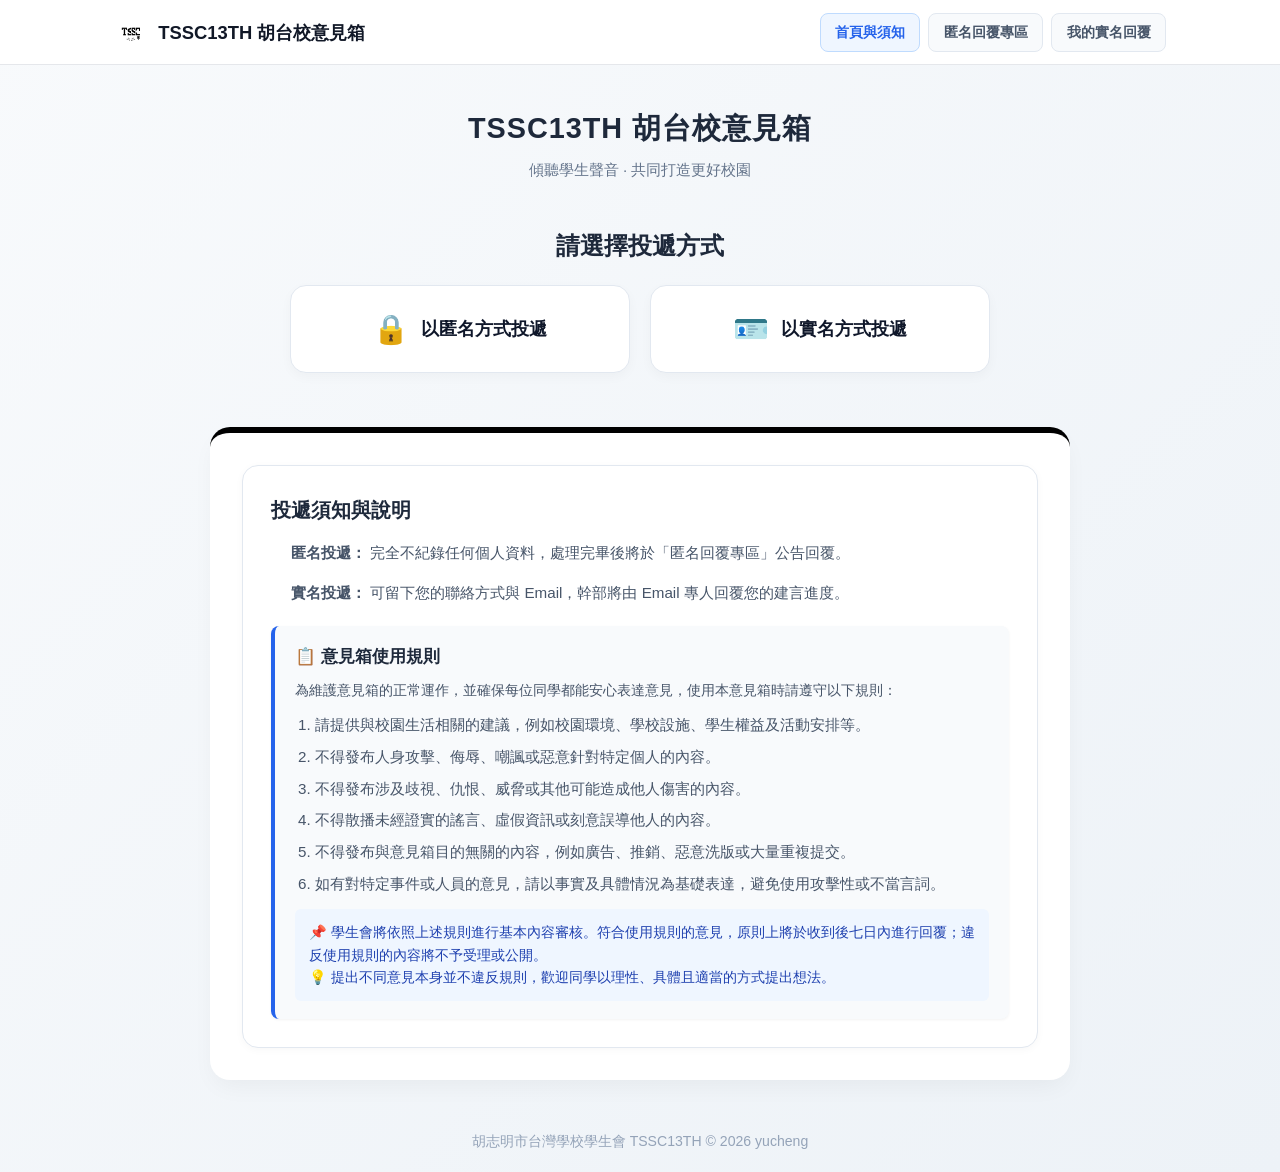
<file: index.html>
<!DOCTYPE html>
<html lang="zh-TW">
<head>
    <meta charset="UTF-8">
    <meta name="viewport" content="width=device-width, initial-scale=1.0">

    
    <meta http-equiv="Content-Security-Policy" content="default-src 'self' https://script.google.com https://script.googleusercontent.com; style-src 'self' 'unsafe-inline'; script-src 'self' 'unsafe-inline'; img-src 'self' https://tssc13th.github.io data:;">

    
    <title>TSSC13TH 胡台校意見箱</title>

    
    <meta name="description" content="胡志明市台灣學校學生會 TSSC13TH 意見箱。傾聽學生聲音，共同打造更好校園。提供匿名與實名投遞管道。">
    <meta name="keywords" content="胡臺校學生會, 胡台校學生會, 胡台校, 胡臺校, TSSC, TSSC13TH, 學生會, 意見箱">
    <link rel="canonical" href="https://tssc13th.github.io/tsscreport/">

    
    <meta property="og:title" content="TSSC13TH 胡台校學生會意見箱">
    <meta property="og:description" content="傾聽學生聲音 · 共同打造更好校園。歡迎同學們踴躍提出建言！">
    <meta property="og:type" content="website">
    <meta property="og:url" content="https://tssc13th.github.io/tsscreport/">
    <meta property="og:site_name" content="TSSC13TH 胡台校意見箱">

    
    <link rel="shortcut icon" href="https://tssc13th.github.io/tsscreport/tsscblack.png">
    <link rel="icon" type="image/png" sizes="48x48" href="https://tssc13th.github.io/tsscreport/tsscblack.png">
    <link rel="apple-touch-icon" href="https://tssc13th.github.io/tsscreport/tsscblack.png">

    
    <script type="application/ld+json">
    {
      "@context": "https://schema.org",
      "@type": "WebSite",
      "name": "TSSC13TH 胡台校意見箱",
      "alternateName": "TSSC13TH",
      "url": "https://tssc13th.github.io/tsscreport/"
    }
    </script>

    <link rel="stylesheet" href="style.css">
    <style>
        * {
            box-sizing: border-box;
            margin: 0;
            padding: 0;
            font-family: -apple-system, BlinkMacSystemFont, "Segoe UI", Roboto, "Helvetica Neue", Arial, "Microsoft JhengHei", sans-serif;
        }

        body {
            background-color: #f4f6f9;
            color: #333;
            line-height: 1.6;
        }

        .navbar {
            width: 100%;             
            background-color: #ffffff;
            border-bottom: 1px solid #e5e7eb; 
            padding: 0.8rem 0;
            box-shadow: none;       
            position: sticky;
            top: 0;
            z-index: 100;
        }

        .nav-container {
            max-width: 1100px;
            margin: 0 auto;
            padding: 0 1.5rem;
            display: flex;
            justify-content: space-between; 
            align-items: center;
        }

        .nav-brand {
            display: flex;
            align-items: center;
            text-decoration: none;
            color: #111827;
            font-weight: 700;
            font-size: 1.15rem;
            gap: 10px;
        }

        .site-logo {
            height: 32px;       
            width: auto;        
            object-fit: contain;
            vertical-align: middle;
            filter: brightness(0); 
        }

        .nav-menu {
            display: flex;
            align-items: center;
            gap: 8px;
        }

        .nav-pill-btn {
            display: inline-flex;
            align-items: center;
            gap: 6px;
            text-decoration: none;
            padding: 0.45rem 0.9rem;
            font-size: 0.88rem;
            font-weight: 600;
            border-radius: 8px;
            transition: all 0.2s ease;
            cursor: pointer;
            background-color: #f8fafc;
            color: #475569;
            border: 1px solid #e2e8f0;
        }

        .nav-pill-btn:hover {
            background-color: #f1f5f9;
            color: #1e293b;
            border-color: #cbd5e1;
        }

        .nav-pill-btn.active {
            background-color: #eff6ff;
            color: #2563eb;
            border-color: #bfdbfe;
        }

        
        .hamburger-btn, .close-drawer-btn, .drawer-overlay {
            display: none;
        }

        .container {
            max-width: 900px;
            margin: 30px auto;
            padding: 0 20px;
            display: flex;
            flex-direction: column;
            gap: 30px;
        }

        .menu-section {
            text-align: center;
        }

        .menu-section h2 {
            font-size: 1.5rem;
            color: #1e293b;
            margin-bottom: 20px;
        }

        .button-group {
            display: grid;
            grid-template-columns: repeat(auto-fit, minmax(280px, 1fr));
            gap: 20px;
        }

        .menu-card {
            display: flex;
            align-items: center;
            justify-content: center;
            gap: 12px;
            background: #ffffff;
            padding: 20px 24px;
            border-radius: 16px;
            text-decoration: none;
            color: #1e293b;
            font-size: 1.1rem;
            font-weight: 600;
            border: 1px solid #e2e8f0;
            box-shadow: 0 4px 12px rgba(0, 0, 0, 0.03);
            transition: all 0.2s ease-in-out;
        }

        .menu-card:hover {
            transform: translateY(-3px);
            box-shadow: 0 8px 20px rgba(0, 0, 0, 0.08);
            border-color: black;
        }

        .menu-card .icon {
            font-size: 1.8rem;
        }

        .info-box {
            background: #ffffff;
            padding: 28px;
            border-radius: 16px;
            border: 1px solid #e2e8f0;
            box-shadow: 0 2px 8px rgba(0,0,0,0.03);
        }

        .info-box h3 {
            font-size: 1.25rem;
            color: #1e293b;
            margin-bottom: 14px;
        }

        .info-box ul {
            padding-left: 20px;
            margin-bottom: 20px;
            color: #334155;
            font-size: 0.95rem;
            line-height: 1.8;
        }

        .rules-box {
            background-color: #f8fafc;
            border-left: 4px solid #2563eb;
            border-radius: 8px;
            padding: 18px 20px;
            margin-top: 15px;
            box-shadow: 0 1px 3px rgba(0,0,0,0.05);
        }

        .rules-box h4 {
            color: #1e293b;
            font-size: 1.05rem;
            margin-bottom: 8px;
            display: flex;
            align-items: center;
            gap: 6px;
        }

        .rules-list {
            padding-left: 20px;
            margin-bottom: 12px;
            color: #334155;
            font-size: 0.93rem;
            line-height: 1.6;
        }

        .rules-list li {
            margin-bottom: 6px;
        }

        .rules-notice {
            background-color: #eff6ff;
            border-radius: 6px;
            padding: 12px 14px;
            font-size: 0.88rem;
            color: #1e40af;
            line-height: 1.6;
        }

        @media screen and (max-width: 768px) {
            .navbar .nav-container {
                display: flex;
                justify-content: space-between;
                align-items: center;
                padding: 10px 16px;
                position: relative;
            }

            .hamburger-btn {
                display: inline-flex !important;
                align-items: center;
                justify-content: center;
                background: transparent;
                border: none;
                font-size: 1.5rem;
                color: #1e293b;
                cursor: pointer;
                padding: 4px;
            }

            .navbar .nav-brand {
                font-size: 0.95rem;
                gap: 6px;
                flex: 1;
                margin-left: 10px;
                overflow: hidden;
                text-overflow: ellipsis;
                white-space: nowrap;
            }

            .navbar .site-logo {
                width: 32px;
                height: auto;
            }

            .nav-menu, .nav-links {
                position: fixed;
                top: 0;
                left: -280px;
                width: 260px;
                height: 100vh;
                background-color: #ffffff !important;
                box-shadow: 4px 0 15px rgba(0, 0, 0, 0.15);
                z-index: 2000 !important;
                display: flex !important;
                flex-direction: column !important;
                justify-content: flex-start !important;
                align-items: stretch !important;
                padding: 20px !important;
                gap: 12px !important;
                transition: left 0.3s cubic-bezier(0.4, 0, 0.2, 1);
            }

            .nav-menu.open, .nav-links.open {
                left: 0 !important;
            }

            .drawer-header {
                display: flex !important;
                justify-content: space-between !important;
                align-items: center !important;
                padding-bottom: 12px;
                margin-bottom: 8px;
                border-bottom: 1px solid #e2e8f0;
                width: 100%;
            }

            .drawer-title {
                font-size: 1.1rem;
                font-weight: 700;
                color: #1e293b;
            }

            .close-drawer-btn {
                display: block !important;
                position: static !important;
                background: transparent;
                border: none;
                font-size: 1.4rem;
                color: #64748b;
                cursor: pointer;
                padding: 2px 6px;
            }

            .nav-menu .nav-pill-btn, .nav-links .nav-item {
                width: 100% !important;
                display: flex !important;
                text-align: left !important;
                padding: 12px 16px !important;
                font-size: 1rem !important;
                justify-content: flex-start !important;
                color: #475569 !important;
                background-color: #f8fafc !important;
                border: 1px solid #e2e8f0 !important;
                border-radius: 8px !important;
                white-space: nowrap;
                cursor: pointer !important;
                text-decoration: none;
            }

            .nav-menu .nav-pill-btn.active, .nav-links .nav-item.active {
                background-color: #eff6ff !important;
                color: #2563eb !important;
                border-color: #bfdbfe !important;
            }

            .container, .admin-header-bar, #admin-dashboard {
                padding: 0 12px;
                margin: 10px auto 20px;
            }

            .feedback-form, .form-card, .card, .login-card, .info-section {
                padding: 20px 16px;
                border-radius: 12px;
                margin: 10px auto;
            }

            .form-group input,
            .form-group select,
            .form-group textarea {
                font-size: 16px !important; 
                padding: 10px 12px;
            }
        }
    </style>
</head>
<body>
    
    <nav class="navbar">
        <div class="nav-container">
            <button class="hamburger-btn" onclick="toggleDrawer()" aria-label="開啟選單">
                ☰
            </button>

            <a href="index.html" class="nav-brand">
                <img src="tpshcmcsc.png" alt="會徽" class="site-logo">
                <span class="brand-text">TSSC13TH 胡台校意見箱</span>
            </a>

            <div class="nav-menu" id="navDrawer">
                <div class="drawer-header">
                    <span class="drawer-title">TSSC意見箱</span>
                    <button type="button" class="close-drawer-btn" onclick="toggleDrawer()" aria-label="關閉選單">✕</button>
                </div>
                <a href="index.html" class="nav-pill-btn active">首頁與須知</a>
                <a href="replies.html" class="nav-pill-btn">匿名回覆專區</a>
                <a href="myreplies.html" class="nav-pill-btn">我的實名回覆</a>
            </div>
        </div>
    </nav>

    <div class="drawer-overlay" id="drawerOverlay" onclick="toggleDrawer()"></div>

    <header class="hero-header" style="text-align: center; padding: 35px 20px 15px;">
        <h1 style="color: #1e293b; margin-top: 5px; font-size: 1.8rem;">TSSC13TH 胡台校意見箱</h1>
        <p style="color: #64748b; margin-top: 6px; font-size: 0.95rem;">傾聽學生聲音 · 共同打造更好校園</p>
    </header>

    <main class="container">
        <section class="menu-section">
            <h2>請選擇投遞方式</h2>

            <div class="button-group">
                <a href="send1.html" class="menu-card anonymous">
                    <span class="icon">🔒</span>
                    <span class="text">以匿名方式投遞</span>
                </a>

                <a href="send2.html" class="menu-card realname">
                    <span class="icon">🪪</span>
                    <span class="text">以實名方式投遞</span>
                </a>
            </div>
        </section>

        <section class="info-section">
            <div class="info-box">
                <h3>投遞須知與說明</h3>
                <ul>
                    <li><strong> 匿名投遞：</strong> 完全不紀錄任何個人資料，處理完畢後將於「匿名回覆專區」公告回覆。</li>
                    <li><strong> 實名投遞：</strong> 可留下您的聯絡方式與 Email，幹部將由 Email 專人回覆您的建言進度。</li>
                </ul>

                <div class="rules-box">
                    <h4>📋 意見箱使用規則</h4>
                    <p style="color: #475569; font-size: 0.9rem; margin-bottom: 10px;">
                        為維護意見箱的正常運作，並確保每位同學都能安心表達意見，使用本意見箱時請遵守以下規則：
                    </p>
                    <ol class="rules-list">
                        <li>請提供與校園生活相關的建議，例如校園環境、學校設施、學生權益及活動安排等。</li>
                        <li>不得發布人身攻擊、侮辱、嘲諷或惡意針對特定個人的內容。</li>
                        <li>不得發布涉及歧視、仇恨、威脅或其他可能造成他人傷害的內容。</li>
                        <li>不得散播未經證實的謠言、虛假資訊或刻意誤導他人的內容。</li>
                        <li>不得發布與意見箱目的無關的內容，例如廣告、推銷、惡意洗版或大量重複提交。</li>
                        <li>如有對特定事件或人員的意見，請以事實及具體情況為基礎表達，避免使用攻擊性或不當言詞。</li>
                    </ol>

                    <div class="rules-notice">
                        📌 學生會將依照上述規則進行基本內容審核。符合使用規則的意見，原則上將於收到後七日內進行回覆；違反使用規則的內容將不予受理或公開。<br>
                        💡 提出不同意見本身並不違反規則，歡迎同學以理性、具體且適當的方式提出想法。
                    </div>
                </div>
            </div>
        </section>
    </main>

    <footer style="text-align: center; padding: 20px; color: #94a3b8; font-size: 0.88rem;">
        <p>胡志明市台灣學校學生會 TSSC13TH © 2026 yucheng</p>
    </footer>

    <script>
        function toggleDrawer() {
            const drawer = document.getElementById('navDrawer');
            if (drawer) {
                drawer.classList.toggle('open');
            }
        }

        document.addEventListener('click', function(event) {
            const drawer = document.getElementById('navDrawer');
            const hamburgerBtn = document.querySelector('.hamburger-btn');

            if (drawer && drawer.classList.contains('open')) {
                if (!drawer.contains(event.target) && !hamburgerBtn.contains(event.target)) {
                    drawer.classList.remove('open');
                }
            }
        });

        
        const GAS_URL = 'https://script.google.com/macros/s/AKfycbzXm5TiQss1GUKkDF4TOZJMqAeraA63vrpecSEzAuIvcNOvGjF51HFWnNutWc1Mjx4f/exec';
        let statusInterval = null;

        function checkSystemStatus() {
            
            fetch(`${GAS_URL}?action=checkLockStatus&_t=${Date.now()}`)
                .then(res => {
                    if (!res.ok) throw new Error(`HTTP Error Status: ${res.status}`);
                    return res.json();
                })
                .then(data => {
                    if (data && typeof data.locked !== 'undefined') {
                        if (data.locked === true) {
                            if (statusInterval) clearInterval(statusInterval);
                            window.location.href = 'lock.html';
                        } else if (data.maintenance === true) {
                            if (statusInterval) clearInterval(statusInterval);
                            window.location.href = 'maintenance.html';
                        }
                    }
                })
                .catch(err => {
                   
                    console.warn('系統狀態檢測連線波動，維持現狀繼續嘗試:', err.message);
                });
        }

        checkSystemStatus();
        statusInterval = setInterval(checkSystemStatus, 10000); 
    </script>
</body>
</html>
</file>
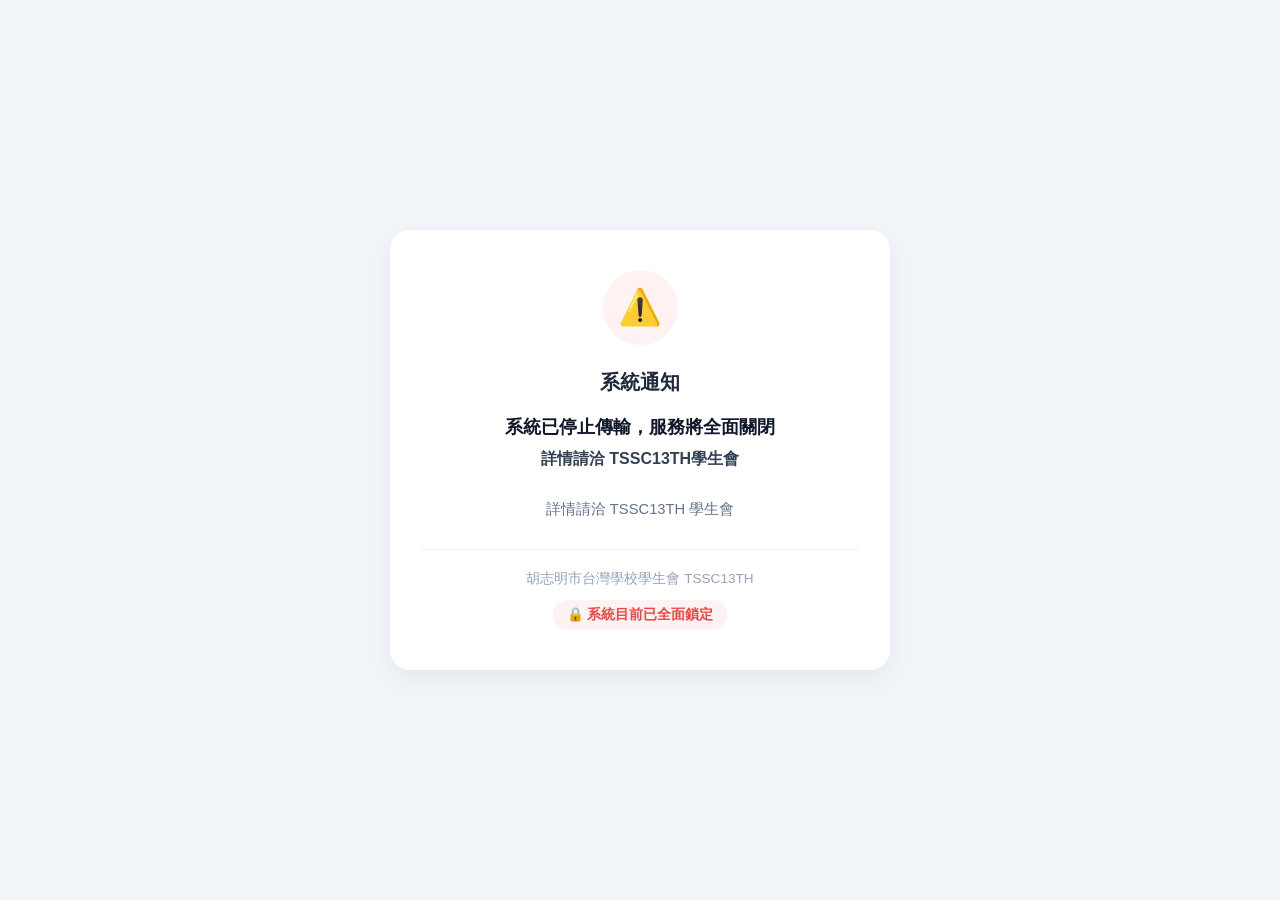
<file: lock.html>
<!DOCTYPE html>
<html lang="zh-TW">
<head>
    <meta charset="UTF-8">
    <meta name="viewport" content="width=device-width, initial-scale=1.0">
    <meta http-equiv="Content-Security-Policy" content="default-src 'self' https://script.google.com https://script.googleusercontent.com; style-src 'self' 'unsafe-inline'; script-src 'self' 'unsafe-inline'; img-src 'self' https://tssc13th.github.io data:;">

    <title>系統通知 - 鎖定頁面</title>
    <style>
        * {
            box-sizing: border-box;
            margin: 0;
            padding: 0;
            font-family: -apple-system, BlinkMacSystemFont, "Segoe UI", Roboto, "Helvetica Neue", Arial, sans-serif;
        }

        body {
            background-color: #f1f5f9;
            display: flex;
            justify-content: center;
            align-items: center;
            min-height: 100vh;
            padding: 20px;
        }

        .lock-card {
            background: #ffffff;
            width: 100%;
            max-width: 500px;
            padding: 40px 30px;
            border-radius: 20px;
            box-shadow: 0 10px 25px rgba(0, 0, 0, 0.05);
            text-align: center;
        }
        
        /* 🔴 閃爍紅光的呼吸燈動畫 */
        @keyframes redGlowBreathing {
            0% {
                box-shadow: 0 0 0 0 rgba(239, 68, 68, 0.4);
                transform: scale(1);
            }
            50% {
                box-shadow: 0 0 22px 6px rgba(239, 68, 68, 0.85);
                transform: scale(1.05);
            }
            100% {
                box-shadow: 0 0 0 0 rgba(239, 68, 68, 0.4);
                transform: scale(1);
            }
        } 

        .icon-container {
            width: 75px;
            height: 75px;
            background-color: #fef2f2;
            border-radius: 50%;
            display: flex;
            justify-content: center;
            align-items: center;
            margin: 0 auto 24px;
            font-size: 2.2rem;
            animation: redGlowBreathing 1.2s infinite ease-in-out;
        }

        .title {
            font-size: 1.25rem;
            color: #1e293b;
            font-weight: 700;
            margin-bottom: 16px;
        }

        .main-message {
            font-size: 1.15rem;
            color: #0f172a;
            font-weight: 800;
            line-height: 1.6;
            margin-bottom: 8px;
        }

        .sub-message {
            font-size: 1rem;
            color: #334155;
            font-weight: 700;
            margin-bottom: 30px;
        }

        .contact-info {
            color: #64748b;
            font-size: 0.92rem;
            margin-bottom: 30px;
        }

        .divider {
            height: 1px;
            background-color: #f1f5f9;
            margin: 20px 0;
        }

        .org-title {
            color: #94a3b8;
            font-size: 0.85rem;
            margin-bottom: 12px;
        }

        .badge-locked {
            display: inline-flex;
            align-items: center;
            gap: 6px;
            background-color: #fef2f2;
            color: #ef4444;
            padding: 6px 14px;
            border-radius: 20px;
            font-size: 0.85rem;
            font-weight: 700;
        }

        @media (max-width: 480px) {
            .lock-card {
                padding: 30px 20px;
            }
            .main-message {
                font-size: 1.05rem;
            }
        }
    </style>
</head>
<body>

    <div class="lock-card">
        <div class="icon-container">
            ⚠️
        </div>

        <div class="title">系統通知</div>
        <div class="main-message">系統已停止傳輸，服務將全面關閉</div>
        <div class="sub-message">詳情請洽 TSSC13TH學生會</div>

        <div class="contact-info">
            詳情請洽 TSSC13TH 學生會
        </div>

        <div class="divider"></div>

        <div class="org-title">
            胡志明市台灣學校學生會 TSSC13TH
        </div>

        <div class="badge-locked">
            🔒 系統目前已全面鎖定
        </div>
    </div>

    <script>
        const GAS_URL = 'https://script.google.com/macros/s/AKfycbzXm5TiQss1GUKkDF4TOZJMqAeraA63vrpecSEzAuIvcNOvGjF51HFWnNutWc1Mjx4f/exec';
        let unlockInterval = null;

        function checkUnlockStatus() {
            fetch(`${GAS_URL}?action=checkLockStatus&_t=${Date.now()}`)
                .then(res => {
                    if (!res.ok) throw new Error('HTTP 錯誤');
                    return res.json();
                })
                .then(data => {
                    if (data && typeof data.locked !== 'undefined') {
                        if (data.locked === false && data.maintenance === false) {
                            if (unlockInterval) clearInterval(unlockInterval);
                            window.location.href = 'index.html';
                        }
                    }
                })
                .catch(err => console.warn('鎖定狀態檢測連線波動，維持鎖定狀態:', err.message));
        }

        window.onload = function() {
            checkUnlockStatus();
            unlockInterval = setInterval(checkUnlockStatus, 10000);
        };
    </script>
</body>
</html>
</file>
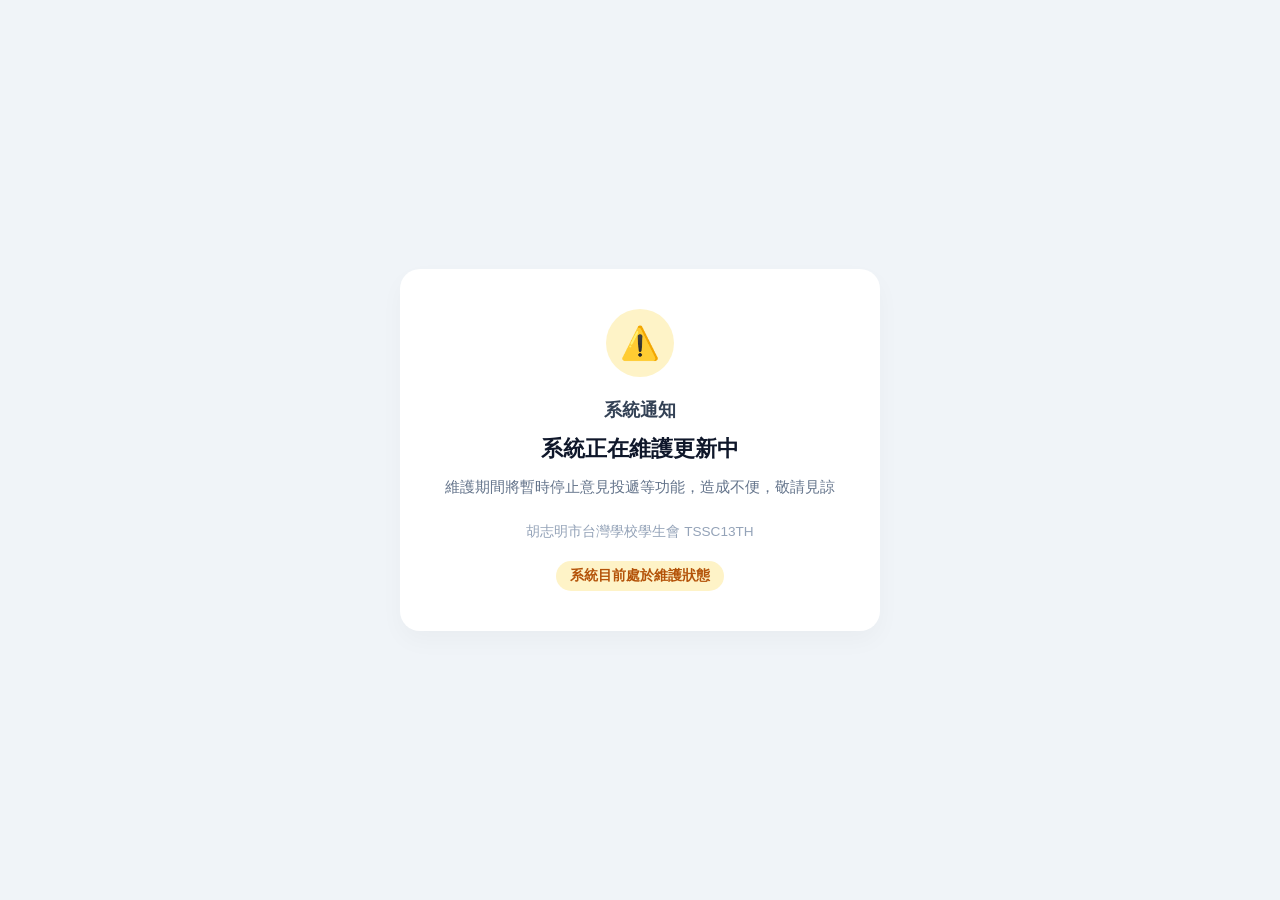
<file: maintenance.html>
<!DOCTYPE html>
<html lang="zh-TW">
<head>
    <meta charset="UTF-8">
    <meta name="viewport" content="width=device-width, initial-scale=1.0">
    <meta http-equiv="Content-Security-Policy" content="default-src 'self' https://script.google.com https://script.googleusercontent.com; style-src 'self' 'unsafe-inline'; script-src 'self' 'unsafe-inline'; img-src 'self' https://tssc13th.github.io data:;">

    <title>系統通知 - TSSC13TH 胡台校意見箱</title>
    <style>
        * {
            box-sizing: border-box;
            margin: 0;
            padding: 0;
            font-family: -apple-system, BlinkMacSystemFont, "Segoe UI", Roboto, "Helvetica Neue", Arial, sans-serif;
        }

        body {
            background-color: #f0f4f8;
            color: #1e293b;
            display: flex;
            justify-content: center;
            align-items: center;
            min-height: 100vh;
            padding: 20px;
        }

        .card {
            background: #ffffff;
            width: 100%;
            max-width: 480px;
            padding: 40px 30px;
            border-radius: 20px;
            box-shadow: 0 10px 25px rgba(0, 0, 0, 0.03);
            text-align: center;
        }

        .icon-box {
            width: 68px;
            height: 68px;
            background-color: #fef3c7;
            border-radius: 50%;
            display: flex;
            justify-content: center;
            align-items: center;
            margin: 0 auto 20px;
            font-size: 2rem;
            animation: redGlowBreathing 1.2s infinite ease-in-out;
        }

        @keyframes redGlowBreathing {
            0% {
                box-shadow: 0 0 0 0 rgba(239, 68, 68, 0.4);
                transform: scale(1);
            }
            50% {
                box-shadow: 0 0 22px 6px rgba(239, 68, 68, 0.85);
                transform: scale(1.05);
            }
            100% {
                box-shadow: 0 0 0 0 rgba(239, 68, 68, 0.4);
                transform: scale(1);
            }
        }

        .title {
            font-size: 1.15rem;
            color: #334155;
            font-weight: 700;
            margin-bottom: 12px;
        }

        .main-message {
            font-size: 1.35rem;
            color: #0f172a;
            font-weight: 800;
            margin-bottom: 12px;
            line-height: 1.4;
        }

        .sub-message {
            font-size: 0.95rem;
            color: #64748b;
            margin-bottom: 24px;
            line-height: 1.5;
        }

        .time-text {
            font-size: 0.9rem;
            color: #d97706;
            font-weight: 600;
            margin-bottom: 20px;
        }

        .footer-org {
            font-size: 0.85rem;
            color: #94a3b8;
            margin-bottom: 20px;
        }

        .badge-status {
            display: inline-flex;
            align-items: center;
            gap: 6px;
            background-color: #fef3c7;
            color: #b45309;
            padding: 6px 14px;
            border-radius: 20px;
            font-size: 0.85rem;
            font-weight: 700;
        }
    </style>
</head>
<body>

    <div class="card">
        <div class="icon-box">
            ⚠️
        </div>

        <div class="title">系統通知</div>

        <div class="main-message">
            系統正在維護更新中
        </div>

        <div class="sub-message">
            維護期間將暫時停止意見投遞等功能，造成不便，敬請見諒
        </div>

       
        <div id="timeBox" class="time-text" style="display: none;">
            預計恢復使用時間：<span id="maintenanceTimeText"></span>
        </div>

        <div class="footer-org">
            胡志明市台灣學校學生會 TSSC13TH
        </div>

        <div>
            <div class="badge-status">
                 系統目前處於維護狀態
            </div>
        </div>
    </div>

    <script>
        const GAS_URL = 'https://script.google.com/macros/s/AKfycbzXm5TiQss1GUKkDF4TOZJMqAeraA63vrpecSEzAuIvcNOvGjF51HFWnNutWc1Mjx4f/exec';
        let maintenanceInterval = null;

        function checkUnlockStatus() {
            fetch(`${GAS_URL}?action=checkLockStatus&_t=${Date.now()}`)
                .then(res => {
                    if (!res.ok) throw new Error('HTTP 錯誤');
                    return res.json();
                })
                .then(data => {
                    if (data && typeof data.locked !== 'undefined') {
                        if (data.locked === false && data.maintenance === false) {
                            if (maintenanceInterval) clearInterval(maintenanceInterval);
                            window.location.href = 'index.html';
                            return;
                        }

                        const timeBox = document.getElementById('timeBox');
                        const timeText = document.getElementById('maintenanceTimeText');
                        if (data.maintenanceTime) {
                            timeText.innerText = data.maintenanceTime;
                            timeBox.style.display = 'block';
                        } else {
                            timeBox.style.display = 'none';
                        }
                    }
                })
                .catch(err => console.warn('維護狀態檢測連線波動，維持維護畫面:', err.message));
        }

        window.onload = function() {
            checkUnlockStatus();
            maintenanceInterval = setInterval(checkUnlockStatus, 10000);
        };
    </script>
</body>
</html>
</file>
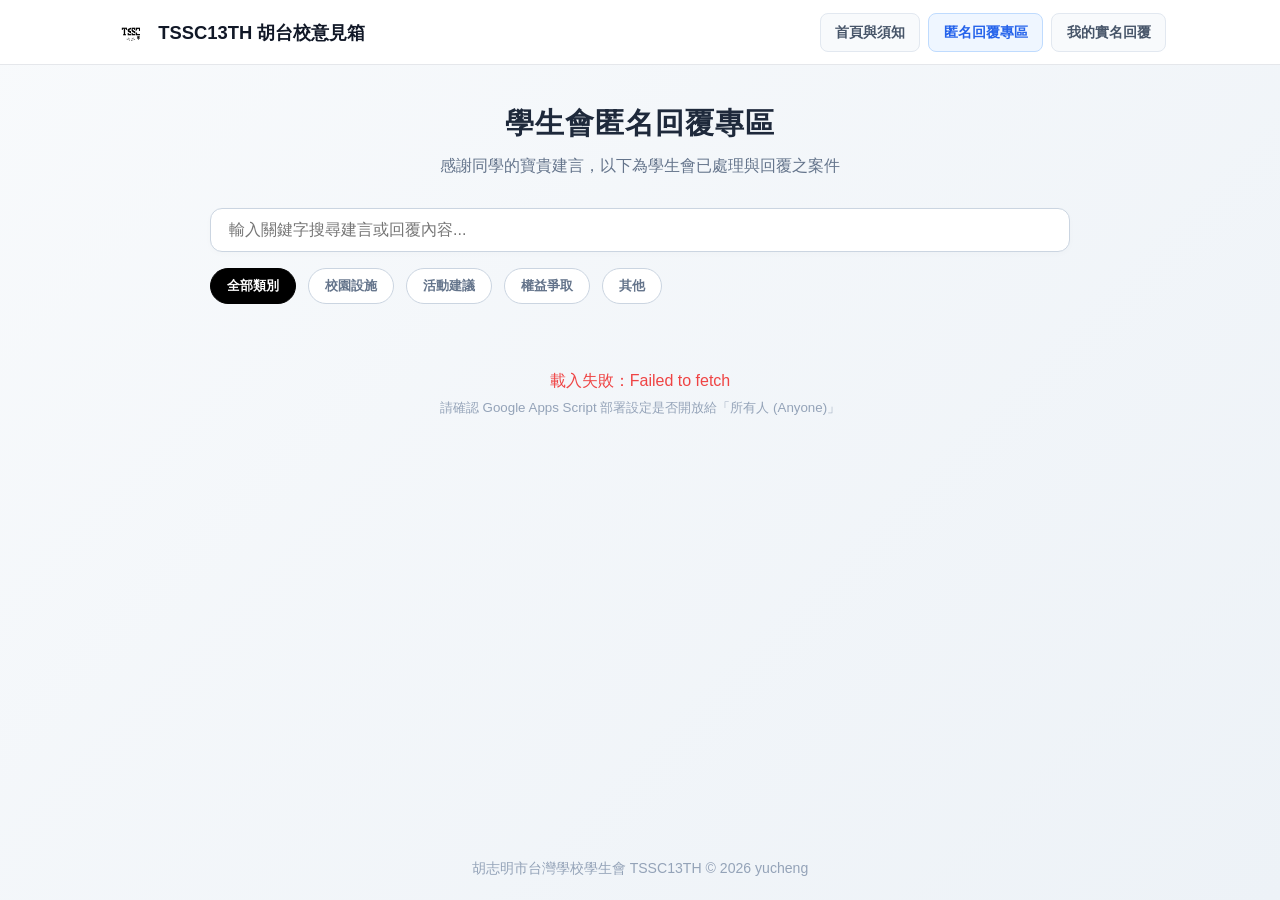
<file: replies.html>
<!DOCTYPE html>
<html lang="zh-TW">
<head>
    <meta charset="UTF-8">
    <meta name="viewport" content="width=device-width, initial-scale=1.0">
    <meta http-equiv="Content-Security-Policy" content="default-src 'self' https://script.google.com https://script.googleusercontent.com; style-src 'self' 'unsafe-inline'; script-src 'self' 'unsafe-inline'; img-src 'self' https://tssc13th.github.io data:;">

    <title> 匿名意見回覆專區 - TSSC13TH 胡台校意見箱</title>
    <link rel="icon" type="image/png" href="tsscblack.png">
    <link rel="stylesheet" href="style.css">
    <style>
        * {
            box-sizing: border-box;
            margin: 0;
            padding: 0;
            font-family: -apple-system, BlinkMacSystemFont, "Segoe UI", Roboto, "Helvetica Neue", Arial, "Microsoft JhengHei", sans-serif;
        }

        body {
            background-color: #f4f6f9;
            color: #333;
            line-height: 1.6;
        }

        .navbar {
            width: 100%;             
            background-color: #ffffff;
            border-bottom: 1px solid #e5e7eb; 
            padding: 0.8rem 0;
            box-shadow: none;       
            position: sticky;
            top: 0;
            z-index: 100;
        }

        .nav-container {
            max-width: 1100px;
            margin: 0 auto;
            padding: 0 1.5rem;
            display: flex;
            justify-content: space-between; 
            align-items: center;
        }

        .nav-brand {
            display: flex;
            align-items: center;
            text-decoration: none;
            color: #111827;
            font-weight: 700;
            font-size: 1.15rem;
            gap: 10px;
        }

        .site-logo {
            height: 32px;       
            width: auto;        
            object-fit: contain;
            vertical-align: middle;
            filter: brightness(0);
        }

        .nav-menu {
            display: flex;
            align-items: center;
            gap: 8px;
        }

        .nav-pill-btn {
            display: inline-flex;
            align-items: center;
            gap: 6px;
            text-decoration: none;
            padding: 0.45rem 0.9rem;
            font-size: 0.88rem;
            font-weight: 600;
            border-radius: 8px;
            transition: all 0.2s ease;
            cursor: pointer;
            background-color: #f8fafc;
            color: #475569;
            border: 1px solid #e2e8f0;
        }

        .nav-pill-btn:hover {
            background-color: #f1f5f9;
            color: #1e293b;
            border-color: #cbd5e1;
        }

        .nav-pill-btn.active {
            background-color: #eff6ff;
            color: #2563eb;
            border-color: #bfdbfe;
        }

        .hamburger-btn, .close-drawer-btn, .drawer-overlay {
            display: none;
        }

        .search-container {
            margin-bottom: 16px;
        }
        .search-input {
            width: 100%;
            padding: 12px 18px;
            border: 1px solid #cbd5e1;
            border-radius: 12px;
            font-size: 1rem;
            outline: none;
            box-sizing: border-box;
            transition: all 0.2s ease-in-out;
            box-shadow: 0 2px 6px rgba(0,0,0,0.02);
        }
        .search-input:focus {
            border-color: black;
            box-shadow: 0 0 0 3px rgba(0, 0, 0, 0.15);
        }

        .filter-bar {
            display: flex;
            gap: 12px;
            margin-bottom: 24px;
            flex-wrap: wrap;
        }
        .filter-btn {
            padding: 8px 16px;
            border: 1px solid #cbd5e1;
            background: white;
            border-radius: 20px;
            cursor: pointer;
            font-weight: 600;
            color: #64748b;
            transition: all 0.2s;
        }
        .filter-btn.active, .filter-btn:hover {
            background: black;
            color: white;
            border-color: black;
        }
        .public-card {
            background: white;
            border-radius: 16px;
            padding: 24px;
            margin-bottom: 20px;
            box-shadow: 0 4px 15px rgba(0,0,0,0.04);
            border-left: 5px solid #16a34a;
        }
        .card-header {
            display: flex;
            justify-content: space-between;
            align-items: center;
            margin-bottom: 12px;
            padding-bottom: 10px;
            border-bottom: 1px dashed #e2e8f0;
        }
        .tag-category {
            background: #fef3c7;
            color: #92400e;
            padding: 4px 10px;
            border-radius: 12px;
            font-size: 0.85rem;
            font-weight: bold;
        }
        .tag-assignee {
            background: #f1f5f9;
            color: #475569;
            padding: 4px 10px;
            border-radius: 12px;
            font-size: 0.85rem;
            margin-left: 6px;
        }
        .question-box {
            background: #f8fafc;
            padding: 14px;
            border-radius: 10px;
            margin-bottom: 14px;
            color: #334155;
        }
        .reply-box {
            background: #f0fdf4;
            border: 1px solid #bbf7d0;
            padding: 14px;
            border-radius: 10px;
            color: #166534;
        }

        @media screen and (max-width: 768px) {
            .navbar .nav-container {
                display: flex;
                justify-content: space-between;
                align-items: center;
                padding: 10px 16px;
                position: relative;
            }

            .hamburger-btn {
                display: inline-flex !important;
                align-items: center;
                justify-content: center;
                background: transparent;
                border: none;
                font-size: 1.5rem;
                color: #1e293b;
                cursor: pointer;
                padding: 4px;
            }

            .navbar .nav-brand {
                font-size: 0.95rem;
                gap: 6px;
                flex: 1;
                margin-left: 10px;
                overflow: hidden;
                text-overflow: ellipsis;
                white-space: nowrap;
            }

            .navbar .site-logo {
                width: 32px;
                height: auto;
            }

            .nav-menu, .nav-links {
                position: fixed;
                top: 0;
                left: -280px;
                width: 260px;
                height: 100vh;
                background-color: #ffffff !important;
                box-shadow: 4px 0 15px rgba(0, 0, 0, 0.15);
                z-index: 2000 !important;
                display: flex !important;
                flex-direction: column !important;
                justify-content: flex-start !important;
                align-items: stretch !important;
                padding: 20px !important;
                gap: 12px !important;
                transition: left 0.3s cubic-bezier(0.4, 0, 0.2, 1);
            }

            .nav-menu.open, .nav-links.open {
                left: 0 !important;
            }

            .drawer-header {
                display: flex !important;
                justify-content: space-between !important;
                align-items: center !important;
                padding-bottom: 12px;
                margin-bottom: 8px;
                border-bottom: 1px solid #e2e8f0;
                width: 100%;
            }

            .drawer-title {
                font-size: 1.1rem;
                font-weight: 700;
                color: #1e293b;
            }

            .close-drawer-btn {
                display: block !important;
                position: static !important;
                background: transparent;
                border: none;
                font-size: 1.4rem;
                color: #64748b;
                cursor: pointer;
                padding: 2px 6px;
            }

            .nav-menu .nav-pill-btn, .nav-links .nav-item {
                width: 100% !important;
                display: flex !important;
                text-align: left !important;
                padding: 12px 16px !important;
                font-size: 1rem !important;
                justify-content: flex-start !important;
                color: #475569 !important;
                background-color: #f8fafc !important;
                border: 1px solid #e2e8f0 !important;
                border-radius: 8px !important;
                white-space: nowrap;
                cursor: pointer !important;
                text-decoration: none;
            }

            .nav-menu .nav-pill-btn.active, .nav-links .nav-item.active {
                background-color: #eff6ff !important;
                color: #2563eb !important;
                border-color: #bfdbfe !important;
            }

            .container, .admin-header-bar, #admin-dashboard {
                padding: 0 12px;
                margin: 10px auto 20px;
            }

            .feedback-form, .form-card, .card, .login-card, .info-section {
                padding: 20px 16px;
                border-radius: 12px;
                margin: 10px auto;
            }

            .form-group input,
            .form-group select,
            .form-group textarea {
                font-size: 16px !important; 
                padding: 10px 12px;
            }
        }
    </style>
</head>
<body>
    
    <nav class="navbar">
        <div class="nav-container">
            <button class="hamburger-btn" onclick="toggleDrawer()" aria-label="開啟選單">
                ☰
            </button>

            <a href="index.html" class="nav-brand">
                <img src="tpshcmcsc.png" alt="會徽" class="site-logo">
                <span class="brand-text">TSSC13TH 胡台校意見箱</span>
            </a>

            <div class="nav-menu" id="navDrawer">
                <div class="drawer-header">
                    <span class="drawer-title">TSSC意見箱</span>
                    <button type="button" class="close-drawer-btn" onclick="toggleDrawer()" aria-label="關閉選單">✕</button>
                </div>
                <a href="index.html" class="nav-pill-btn">首頁與須知</a>
                <a href="replies.html" class="nav-pill-btn active">匿名回覆專區</a>
                <a href="myreplies.html" class="nav-pill-btn">我的實名回覆</a>
            </div>
        </div>
    </nav>

    <div class="drawer-overlay" id="drawerOverlay" onclick="toggleDrawer()"></div>

    <header class="hero-header" style="text-align: center; padding: 30px 20px 10px;">
        <h1 style="color: #1e293b; margin-top: 5px;"> 學生會匿名回覆專區</h1>
        <p style="color: #64748b; margin-top: 6px;">感謝同學的寶貴建言，以下為學生會已處理與回覆之案件</p>
    </header>

    <main class="container" style="display: block; max-width: 900px; margin: 20px auto; padding: 0 20px;">
        <div class="search-container">
            <input type="text" id="searchInput" class="search-input" placeholder="輸入關鍵字搜尋建言或回覆內容..." oninput="handleSearch()">
        </div>

        <div class="filter-bar">
            <button class="filter-btn active" onclick="filterData('all', event)">全部類別</button>
            <button class="filter-btn" onclick="filterData('校園設施', event)">校園設施</button>
            <button class="filter-btn" onclick="filterData('活動建議', event)">活動建議</button>
            <button class="filter-btn" onclick="filterData('權益爭取', event)">權益爭取</button>
            <button class="filter-btn" onclick="filterData('其他', event)">其他</button>
        </div>

        <div id="public-reply-list">
            <p style="text-align:center; color:#94a3b8; padding:40px;">正在載入回覆紀錄...</p>
        </div>
    </main>

    <footer style="text-align: center; padding: 20px; color: #94a3b8; font-size: 0.88rem;">
        <p>胡志明市台灣學校學生會 TSSC13TH © 2026 yucheng</p>
    </footer>

    <script>
        function toggleDrawer() {
            const drawer = document.getElementById('navDrawer');
            if (drawer) {
                drawer.classList.toggle('open');
            }
        }

        document.addEventListener('click', function(event) {
            const drawer = document.getElementById('navDrawer');
            const hamburgerBtn = document.querySelector('.hamburger-btn');

            if (drawer && drawer.classList.contains('open')) {
                if (!drawer.contains(event.target) && !hamburgerBtn.contains(event.target)) {
                    drawer.classList.remove('open');
                }
            }
        });

        
        const GAS_URL = 'https://script.google.com/macros/s/AKfycbzXm5TiQss1GUKkDF4TOZJMqAeraA63vrpecSEzAuIvcNOvGjF51HFWnNutWc1Mjx4f/exec';
        let allReplies = [];
        let currentCategory = 'all';
        let statusInterval = null;

        function checkSystemStatus() {
            fetch(`${GAS_URL}?action=checkLockStatus&_t=${Date.now()}`)
                .then(res => {
                    if (!res.ok) throw new Error(`HTTP 錯誤 Status: ${res.status}`);
                    return res.json();
                })
                .then(data => {
                    if (data && typeof data.locked !== 'undefined') {
                        if (data.locked === true) {
                            if (statusInterval) clearInterval(statusInterval);
                            window.location.href = 'lock.html';
                        } else if (data.maintenance === true) {
                            if (statusInterval) clearInterval(statusInterval);
                            window.location.href = 'maintenance.html';
                        }
                    }
                })
                .catch(err => {
                    console.warn('檢測連線波動，維持現狀:', err.message);
                });
        }

        function loadPublicReplies() {
            fetch(`${GAS_URL}?action=getPublicReplies&_t=${Date.now()}`)
                .then(res => {
                    if (!res.ok) throw new Error(`HTTP error! status: ${res.status}`);
                    return res.json();
                })
                .then(data => {
                    if (data && data.status === 'locked') {
                        document.getElementById('public-reply-list').innerHTML = '';
                        checkSystemStatus();
                        return;
                    }
                    allReplies = Array.isArray(data) ? data : (data.data || []);
                    applyFilters();
                })
                .catch(err => {
                    console.error('Fetch 失敗詳情：', err);
                    document.getElementById('public-reply-list').innerHTML = 
                        `<p style="text-align:center; color:#ef4444; padding:40px;">
                            載入失敗：${err.message || '無法連線至伺服器'}<br>
                            <small style="color:#94a3b8;">請確認 Google Apps Script 部署設定是否開放給「所有人 (Anyone)」</small>
                         </p>`;
                });
        }

        window.onload = function() {
            checkSystemStatus();
            loadPublicReplies();
            statusInterval = setInterval(checkSystemStatus, 10000); 
        };

        function applyFilters() {
            const keyword = document.getElementById('searchInput').value.trim().toLowerCase();

            const filtered = allReplies.filter(item => {
                const matchCategory = (currentCategory === 'all') || (item.category === currentCategory);
                
                const contentText = (item.content || '').toLowerCase();
                const replyText = (item.reply_content || '').toLowerCase();
                const matchKeyword = !keyword || contentText.includes(keyword) || replyText.includes(keyword);

                return matchCategory && matchKeyword;
            });

            renderReplies(filtered);
        }

        function handleSearch() {
            applyFilters();
        }

        function filterData(category, event) {
            currentCategory = category;
            document.querySelectorAll('.filter-btn').forEach(btn => btn.classList.remove('active'));
            if (event && event.target) {
                event.target.classList.add('active');
            }
            applyFilters();
        }

        function renderReplies(data) {
            const container = document.getElementById('public-reply-list');
            if (!data || data.length === 0) {
                container.innerHTML = '<p style="text-align:center; color:#94a3b8; padding:40px;">沒有找到符合條件的匿名意見紀錄。</p>';
                return;
            }

            container.innerHTML = data.map(item => {
                const timeText = item.created_at ? new Date(item.created_at).toLocaleString('zh-TW') : '';
                const assigneeText = item.target_assignee || item.assignee || '學生會';

                return `
                    <div class="public-card">
                        <div class="card-header">
                            <div>
                                <span class="tag-category">${escapeHTML(item.category || '一般')}</span>
                                <span class="tag-assignee">負責處理：${escapeHTML(assigneeText)}</span>
                            </div>
                            <small style="color:#94a3b8;">${escapeHTML(timeText)}</small>
                        </div>

                        <div class="question-box">
                            <strong> 同學建言：</strong>
                            <p style="margin-top:6px; white-space: pre-line;">${escapeHTML(item.content || '')}</p>
                        </div>

                        <div class="reply-box">
                            <strong> 學生會回覆：</strong>
                            <p style="margin-top:6px; white-space: pre-line;">${escapeHTML(item.reply_content || '')}</p>
                        </div>
                    </div>
                `;
            }).join('');
        }

        function escapeHTML(str) {
            if (!str) return '';
            return str.replace(/[&<>'"]/g, 
                tag => ({ '&': '&amp;', '<': '&lt;', '>': '&gt;', "'": '&#39;', '"': '&quot;' }[tag] || tag)
            );
        }
    </script>
</body>
</html>
</html>
</file>
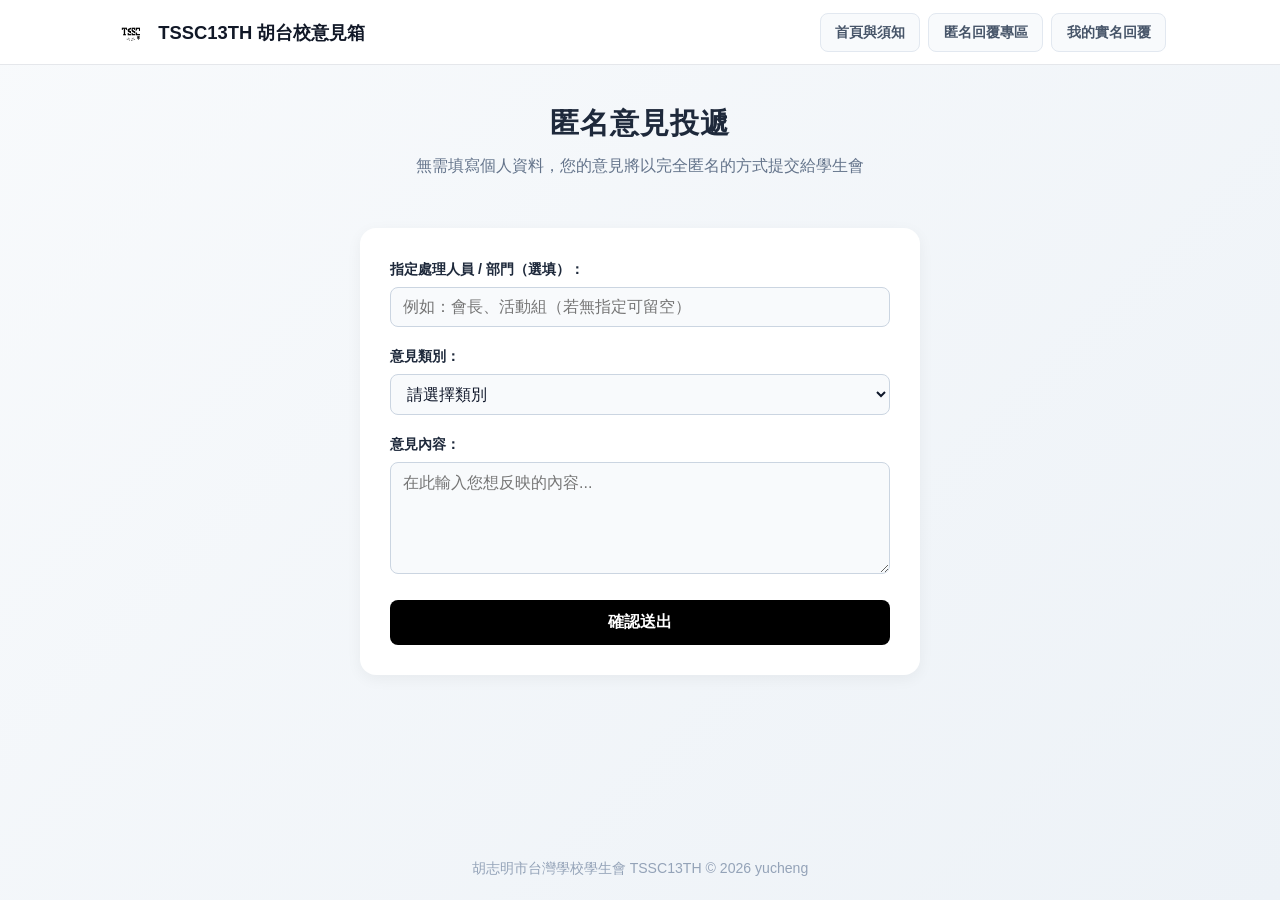
<file: send1.html>
<!DOCTYPE html>
<html lang="zh-TW">
<head>
    <meta charset="UTF-8">
    <meta name="viewport" content="width=device-width, initial-scale=1.0">
    <meta http-equiv="Content-Security-Policy" content="default-src 'self' https://script.google.com https://script.googleusercontent.com; style-src 'self' 'unsafe-inline'; script-src 'self' 'unsafe-inline'; img-src 'self' https://tssc13th.github.io data:;">

    <title> 匿名意見投遞 - TSSC13TH 胡台校意見箱</title>
    <link rel="icon" type="image/png" href="tsscblack.png">
    <link rel="stylesheet" href="style.css">
    <style>
        * {
            box-sizing: border-box;
            margin: 0;
            padding: 0;
            font-family: -apple-system, BlinkMacSystemFont, "Segoe UI", Roboto, "Helvetica Neue", Arial, "Microsoft JhengHei", sans-serif;
        }

        body {
            background-color: #f4f6f9;
            color: #333;
            line-height: 1.6;
        }

        .navbar {
            width: 100%;             
            background-color: #ffffff;
            border-bottom: 1px solid #e5e7eb; 
            padding: 0.8rem 0;
            box-shadow: none;       
            position: sticky;
            top: 0;
            z-index: 100;
        }

        .nav-container {
            max-width: 1100px;
            margin: 0 auto;
            padding: 0 1.5rem;
            display: flex;
            justify-content: space-between; 
            align-items: center;
        }

        .nav-brand {
            display: flex;
            align-items: center;
            text-decoration: none;
            color: #111827;
            font-weight: 700;
            font-size: 1.15rem;
            gap: 10px;
        }

        .site-logo {
            height: 32px;
            width: auto;
            object-fit: contain;
            vertical-align: middle;
            filter: brightness(0);
        }

        .nav-menu {
            display: flex;
            align-items: center;
            gap: 8px;
        }

        .nav-pill-btn {
            display: inline-flex;
            align-items: center;
            gap: 6px;
            text-decoration: none;
            padding: 0.45rem 0.9rem;
            font-size: 0.88rem;
            font-weight: 600;
            border-radius: 8px;
            transition: all 0.2s ease;
            cursor: pointer;
            background-color: #f8fafc;
            color: #475569;
            border: 1px solid #e2e8f0;
        }

        .nav-pill-btn:hover {
            background-color: #f1f5f9;
            color: #1e293b;
            border-color: #cbd5e1;
        }

        .nav-pill-btn.active {
            background-color: #eff6ff;
            color: #2563eb;
            border-color: #bfdbfe;
        }

        .hamburger-btn, .close-drawer-btn, .drawer-overlay {
            display: none;
        }

        .form-card {
            background: white;
            padding: 30px;
            border-radius: 16px;
            box-shadow: 0 4px 15px rgba(0,0,0,0.05);
        }
        .form-group {
            margin-bottom: 18px;
        }
        .form-group label {
            display: block;
            font-weight: bold;
            margin-bottom: 6px;
            color: #1e293b;
        }
        .form-group input[type="text"],
        .form-group select,
        .form-group textarea {
            width: 100%;
            padding: 10px 12px;
            border: 1px solid #cbd5e1;
            border-radius: 8px;
            font-size: 1rem;
            box-sizing: border-box;
            outline: none;
            transition: border-color 0.2s;
        }
        .form-group input:focus,
        .form-group select:focus,
        .form-group textarea:focus {
            border-color: #2563eb;
        }
        .submit-btn {
            width: 100%;
            background: black;
            color: white;
            border: none;
            padding: 12px;
            border-radius: 8px;
            font-weight: bold;
            font-size: 1rem;
            cursor: pointer;
            transition: background-color 0.2s;
        }
        .submit-btn:hover {
            background: #000;
        }
        .submit-btn:disabled {
            background: #cbd5e1;
            cursor: not-allowed;
        }

        @media screen and (max-width: 768px) {
            .navbar .nav-container {
                display: flex;
                justify-content: space-between;
                align-items: center;
                padding: 10px 16px;
                position: relative;
            }

            .hamburger-btn {
                display: inline-flex !important;
                align-items: center;
                justify-content: center;
                background: transparent;
                border: none;
                font-size: 1.5rem;
                color: #1e293b;
                cursor: pointer;
                padding: 4px;
            }

            .navbar .nav-brand {
                font-size: 0.95rem;
                gap: 6px;
                flex: 1;
                margin-left: 10px;
                overflow: hidden;
                text-overflow: ellipsis;
                white-space: nowrap;
            }

            .navbar .site-logo {
                width: 32px;
                height: auto;
            }

            .nav-menu, .nav-links {
                position: fixed;
                top: 0;
                left: -280px;
                width: 260px;
                height: 100vh;
                background-color: #ffffff !important;
                box-shadow: 4px 0 15px rgba(0, 0, 0, 0.15);
                z-index: 2000 !important;
                display: flex !important;
                flex-direction: column !important;
                justify-content: flex-start !important;
                align-items: stretch !important;
                padding: 20px !important;
                gap: 12px !important;
                transition: left 0.3s cubic-bezier(0.4, 0, 0.2, 1);
            }

            .nav-menu.open, .nav-links.open {
                left: 0 !important;
            }

            .drawer-header {
                display: flex !important;
                justify-content: space-between !important;
                align-items: center !important;
                padding-bottom: 12px;
                margin-bottom: 8px;
                border-bottom: 1px solid #e2e8f0;
                width: 100%;
            }

            .drawer-title {
                font-size: 1.1rem;
                font-weight: 700;
                color: #1e293b;
            }

            .close-drawer-btn {
                display: block !important;
                position: static !important;
                background: transparent;
                border: none;
                font-size: 1.4rem;
                color: #64748b;
                cursor: pointer;
                padding: 2px 6px;
            }

            .nav-menu .nav-pill-btn, .nav-links .nav-item {
                width: 100% !important;
                display: flex !important;
                text-align: left !important;
                padding: 12px 16px !important;
                font-size: 1rem !important;
                justify-content: flex-start !important;
                color: #475569 !important;
                background-color: #f8fafc !important;
                border: 1px solid #e2e8f0 !important;
                border-radius: 8px !important;
                white-space: nowrap;
                cursor: pointer !important;
                text-decoration: none;
            }

            .nav-menu .nav-pill-btn.active, .nav-links .nav-item.active {
                background-color: #eff6ff !important;
                color: #2563eb !important;
                border-color: #bfdbfe !important;
            }

            .container, .admin-header-bar, #admin-dashboard {
                padding: 0 12px;
                margin: 10px auto 20px;
            }

            .feedback-form, .form-card, .card, .login-card, .info-section {
                padding: 20px 16px;
                border-radius: 12px;
                margin: 10px auto;
            }

            .form-group input,
            .form-group select,
            .form-group textarea {
                font-size: 16px !important; 
                padding: 10px 12px;
            }
        }
    </style>
</head>
<body>
    
    <nav class="navbar">
        <div class="nav-container">
            <button class="hamburger-btn" onclick="toggleDrawer()" aria-label="開啟選單">
                ☰
            </button>

            <a href="index.html" class="nav-brand">
                <img src="tpshcmcsc.png" alt="會徽" class="site-logo">
                <span class="brand-text">TSSC13TH 胡台校意見箱</span>
            </a>

            <div class="nav-menu" id="navDrawer">
                <div class="drawer-header">
                    <span class="drawer-title">TSSC意見箱</span>
                    <button type="button" class="close-drawer-btn" onclick="toggleDrawer()" aria-label="關閉選單">✕</button>
                </div>
                <a href="index.html" class="nav-pill-btn">首頁與須知</a>
                <a href="replies.html" class="nav-pill-btn">匿名回覆專區</a>
                <a href="myreplies.html" class="nav-pill-btn">我的實名回覆</a>
            </div>
        </div>
    </nav>

    <div class="drawer-overlay" id="drawerOverlay" onclick="toggleDrawer()"></div>

    <header class="hero-header" style="text-align: center; padding: 30px 20px 10px;">
        <h1 style="color: #1e293b; margin-top: 5px;"> 匿名意見投遞</h1>
        <p style="color: #64748b; margin-top: 6px;">無需填寫個人資料，您的意見將以完全匿名的方式提交給學生會</p>
    </header>

    <main class="container" style="display: block; max-width: 600px; margin: 20px auto; padding: 0 20px;">
        <form id="anonymousForm" class="form-card">
            <div class="form-group">
                <label for="assignee">指定處理人員 / 部門（選填）：</label>
                <input type="text" id="assignee" placeholder="例如：會長、活動組（若無指定可留空）">
            </div>

            <div class="form-group">
                <label for="category">意見類別：</label>
                <select id="category" required>
                    <option value="" disabled selected>請選擇類別</option>
                    <option value="活動建議">活動建議</option>
                    <option value="校園設施">校園設施</option>
                    <option value="規範權益">規範權益</option>
                    <option value="其他">其他</option>
                </select>
            </div>

            <div class="form-group">
                <label for="content">意見內容：</label>
                <textarea id="content" rows="5" required placeholder="在此輸入您想反映的內容..."></textarea>
            </div>

            <button type="submit" id="submitBtn" class="submit-btn">確認送出</button>
        </form>
    </main>

    <footer style="text-align: center; padding: 20px; color: #94a3b8; font-size: 0.88rem;">
        <p>胡志明市台灣學校學生會 TSSC13TH © 2026 yucheng</p>
    </footer>

    <script>
        function toggleDrawer() {
            const drawer = document.getElementById('navDrawer');
            if (drawer) {
                drawer.classList.toggle('open');
            }
        }

        document.addEventListener('click', function(event) {
            const drawer = document.getElementById('navDrawer');
            const hamburgerBtn = document.querySelector('.hamburger-btn');

            if (drawer && drawer.classList.contains('open')) {
                if (!drawer.contains(event.target) && !hamburgerBtn.contains(event.target)) {
                    drawer.classList.remove('open');
                }
            }
        });

        const GAS_URL = 'https://script.google.com/macros/s/AKfycbzXm5TiQss1GUKkDF4TOZJMqAeraA63vrpecSEzAuIvcNOvGjF51HFWnNutWc1Mjx4f/exec';
        let statusInterval = null;

        function checkSystemStatus() {
            fetch(`${GAS_URL}?action=checkLockStatus&_t=${Date.now()}`)
                .then(res => {
                    if (!res.ok) throw new Error(`HTTP 錯誤 Status: ${res.status}`);
                    return res.json();
                })
                .then(data => {
                    if (data && typeof data.locked !== 'undefined') {
                        if (data.locked === true) {
                            if (statusInterval) clearInterval(statusInterval);
                            window.location.href = 'lock.html';
                        } else if (data.maintenance === true) {
                            if (statusInterval) clearInterval(statusInterval);
                            window.location.href = 'maintenance.html';
                        }
                    }
                })
                .catch(err => {
                    console.warn('檢測連線波動，維持現狀:', err.message);
                });
        }

        window.onload = function() {
            checkSystemStatus();
            statusInterval = setInterval(checkSystemStatus, 10000); 
        };

        document.getElementById('anonymousForm').addEventListener('submit', function(e) {
            e.preventDefault();

            const assigneeVal = document.getElementById('assignee').value.trim();
            const contentVal = document.getElementById('content').value.trim();

            if (!contentVal) {
                alert('請輸入意見內容！');
                return;
            }

            const clientInfo = navigator.userAgent;

            const formData = {
                action: 'addFeedback',
                type: 'anonymous',
                name: '匿名',
                class_name: '',
                email: '',
                target_assignee: assigneeVal === '' ? '學生會' : assigneeVal,
                assignee: assigneeVal === '' ? '學生會' : assigneeVal,
                category: document.getElementById('category').value,
                content: contentVal,
                clientInfo: clientInfo
            };

            const submitBtn = document.getElementById('submitBtn');
            submitBtn.disabled = true;
            submitBtn.innerText = '處理中，請稍候...';

            fetch(GAS_URL, {
                method: 'POST',
                headers: { 'Content-Type': 'text/plain;charset=utf-8' },
                body: JSON.stringify(formData)
            })
            .then(res => res.json())
            .then(data => {
                if (data.success) {
                    alert('意見已成功匿名送出！');
                    document.getElementById('anonymousForm').reset();
                    window.location.href = 'replies.html';
                } else {
                    alert('送出失敗：' + (data.error || '未知錯誤'));
                }
            })
            .catch(err => {
                console.error(err);
                alert('連線發生錯誤，請稍後再試！');
            })
            .finally(() => {
                submitBtn.disabled = false;
                submitBtn.innerText = '確認送出';
            });
        });
    </script>
</body>
</html>
</file>
<file: style.css>
/* ================= 全域設定 ================= */
* {
    margin: 0;
    padding: 0;
    box-sizing: border-box;
    font-family: -apple-system, BlinkMacSystemFont, "Segoe UI", Roboto, "Helvetica Neue", Arial, "Microsoft JhengHei", sans-serif;
}

body {
    background: linear-gradient(135deg, #f8fafc 0%, #edf2f7 100%);
    color: #334155;
    line-height: 1.6;
    min-height: 100vh;
    display: flex;
    flex-direction: column;
}

/* ================= 📱 導覽列與側邊抽屜選單最終修正 ================= */

/* 電腦版預設：正常顯示導覽項目，隱藏手機專用按鈕與標題 */
.drawer-header {
    display: none !important;
}

.hamburger-btn {
    display: none;
}

/* 螢幕小於 768px 時的手機版 RWD 設定 */
@media screen and (max-width: 768px) {
    .navbar .nav-container {
        display: flex;
        justify-content: space-between;
        align-items: center;
        padding: 10px 16px;
        position: relative;
    }

    /* 顯示漢堡按鈕 */
    .hamburger-btn {
        display: inline-flex !important;
        align-items: center;
        justify-content: center;
        background: transparent;
        border: none;
        font-size: 1.5rem;
        color: #1e293b;
        cursor: pointer;
        padding: 4px;
    }

    .navbar .nav-brand {
        font-size: 0.95rem;
        gap: 6px;
        flex: 1;
        margin-left: 10px;
        overflow: hidden;
        text-overflow: ellipsis;
        white-space: nowrap;
    }

    .navbar .site-logo {
        width: 32px;
        height: auto;
    }

    /* 💡 手機版左側隱藏抽屜選單本體 */
    .nav-menu, .nav-links {
        position: fixed;
        top: 0;
        left: -280px;
        width: 260px;
        height: 100vh;
        background-color: #ffffff !important;
        box-shadow: 4px 0 15px rgba(0, 0, 0, 0.15);
        z-index: 2000 !important;
        display: flex !important;
        flex-direction: column !important;
        justify-content: flex-start !important;
        align-items: stretch !important;
        padding: 20px !important;
        gap: 12px !important;
        transition: left 0.3s cubic-bezier(0.4, 0, 0.2, 1);
    }

    /* 展開狀態 */
    .nav-menu.open, .nav-links.open {
        left: 0 !important;
    }

    /* 📌 手機版抽屜頂部標題區塊（與 ✕ 按鈕並排） */
    .drawer-header {
        display: flex !important;
        justify-content: space-between !important;
        align-items: center !important;
        padding-bottom: 12px;
        margin-bottom: 8px;
        border-bottom: 1px solid #e2e8f0;
        width: 100%;
    }

    .drawer-title {
        font-size: 1.1rem;
        font-weight: 700;
        color: #1e293b;
    }

    /* 關閉按鈕 (✕) */
    .close-drawer-btn {
        display: block !important;
        position: static !important;
        background: transparent;
        border: none;
        font-size: 1.4rem;
        color: #64748b;
        cursor: pointer;
        padding: 2px 6px;
    }

    /* 💡 手機版抽屜內的選單按鈕 */
    .nav-menu .nav-pill-btn, .nav-links .nav-item {
        width: 100% !important;
        display: flex !important;
        text-align: left !important;
        padding: 12px 16px !important;
        font-size: 1rem !important;
        justify-content: flex-start !important;
        color: #475569 !important;
        background-color: #f8fafc !important;
        border: 1px solid #e2e8f0 !important;
        border-radius: 8px !important;
        white-space: nowrap;
        cursor: pointer !important;
        text-decoration: none;
    }

    .nav-menu .nav-pill-btn.active, .nav-links .nav-item.active {
        background-color: #eff6ff !important;
        color: #2563eb !important;
        border-color: #bfdbfe !important;
    }

    .container, .admin-header-bar, #admin-dashboard {
        padding: 0 12px;
        margin: 10px auto 20px;
    }

    .feedback-form, .form-card, .card, .login-card, .info-section {
        padding: 20px 16px;
        border-radius: 12px;
        margin: 10px auto;
    }

    .form-group input,
    .form-group select,
    .form-group textarea {
        font-size: 16px !important; 
        padding: 10px 12px;
    }
}

/* ================= 導覽列 Navbar (標準膠囊風格) ================= */
.navbar {
    width: 100%;             /* 確保導覽列強制撐滿整個畫面寬度 */
    background-color: #ffffff;
    border-bottom: 1px solid #e5e7eb; /* 讓整條底線完整顯示，不再斷一半 */
    padding: 0.8rem 0;
    box-shadow: none;        /* 移除陰影，避免產生多餘的斷線雜訊 */
    position: sticky;
    top: 0;
    z-index: 100;
}

.nav-container {
    max-width: 1100px;
    margin: 0 auto;
    padding: 0 1.5rem;
    display: flex;
    justify-content: space-between;
    align-items: center;
}

.nav-brand {
    display: flex;
    align-items: center;
    text-decoration: none;
    color: #111827;
    font-weight: 700;
    font-size: 1.15rem;
    gap: 10px;
}

.site-logo {
    height: 32px;
    width: auto;
    object-fit: contain;
    vertical-align: middle;
    filter: brightness(0);
}

.brand-icon {
    font-size: 1.5rem;
}

/* 舊版導覽按鈕相容 */
.nav-links {
    display: flex;
    align-items: center;
    gap: 8px;
}

.nav-item {
    display: inline-flex;
    align-items: center;
    gap: 6px;
    text-decoration: none;
    padding: 0.45rem 0.9rem;
    font-size: 0.88rem;
    font-weight: 600;
    border-radius: 8px;
    transition: all 0.2s ease;
    cursor: pointer;
    background-color: #f8fafc;
    color: #475569;
    border: 1px solid #e2e8f0;
}

.nav-item:hover {
    background-color: #f1f5f9;
    color: #1e293b;
    border-color: #cbd5e1;
}

.nav-item.active {
    background-color: #eff6ff;
    color: #2563eb;
    border-color: #bfdbfe;
}

/* 新版膠囊風格選單 */
.nav-menu {
    display: flex;
    align-items: center;
    gap: 8px;
}

.nav-pill-btn {
    display: inline-flex;
    align-items: center;
    gap: 6px;
    text-decoration: none;
    padding: 0.45rem 0.9rem;
    font-size: 0.88rem;
    font-weight: 600;
    border-radius: 8px;
    transition: all 0.2s ease;
    cursor: pointer;
    background-color: #f8fafc;
    color: #475569;
    border: 1px solid #e2e8f0;
}

.nav-pill-btn:hover {
    background-color: #f1f5f9;
    color: #1e293b;
    border-color: #cbd5e1;
}

.nav-pill-btn.active {
    background-color: #eff6ff;
    color: #2563eb;
    border-color: #bfdbfe;
}

/* 預設隱藏手機專用的按鈕與遮罩 */
.hamburger-btn, .close-drawer-btn, .drawer-overlay {
    display: none;
}

/* ================= 主標題區塊 Header ================= */
.hero-header {
    text-align: center;
    padding: 35px 20px 15px;
}

.hero-header h1 {
    font-size: 1.8rem;
    font-weight: 800;
    color: #0f172a;
    letter-spacing: 1px;
    margin-bottom: 6px;
}

.hero-subtitle {
    color: #64748b;
    font-size: 0.95rem;
}

/* ================= 主要排版版型 Container ================= */
.container {
    flex: 1;
    display: flex;
    flex-direction: column;
    justify-content: flex-start;
    align-items: center;
    max-width: 1000px;
    width: 100%;
    margin: 20px auto 40px;
    padding: 0 20px;
}

/* ================= 投遞須知卡片 ================= */
.info-section {
    width: 100%;
    background: #ffffff;
    padding: 32px;
    border-radius: 20px;
    box-shadow: 0 10px 25px -5px rgba(0, 0, 0, 0.05);
    border-top: 6px solid black;
    margin-top: 24px;
}

.info-box h3 {
    font-size: 1.25rem;
    color: #1e293b;
    margin-bottom: 18px;
}

.info-box ul {
    list-style-type: none;
}

.info-box li {
    margin-bottom: 14px;
    font-size: 0.95rem;
    color: #475569;
    line-height: 1.7;
}

/* ================= 投遞按鈕區塊 (電腦版左右並排) ================= */
.menu-section {
    width: 100%;
    text-align: center;
}

.menu-section h2 {
    font-size: 1.35rem;
    color: #1e293b;
    margin-bottom: 20px;
}

.button-group {
    display: flex;
    flex-direction: row;
    justify-content: center;
    gap: 20px;
    width: 100%;
    max-width: 700px;
    margin: 0 auto;
}

.menu-card {
    flex: 1;
    display: flex;
    align-items: center;
    justify-content: center;
    background-color: #ffffff;
    text-decoration: none;
    padding: 22px 26px;
    border-radius: 20px;
    box-shadow: 0 10px 25px -5px rgba(0, 0, 0, 0.04);
    transition: all 0.3s cubic-bezier(0.4, 0, 0.2, 1);
    border: 1px solid #f1f5f9;
}

.menu-card:hover {
    transform: translateY(-4px);
    box-shadow: 0 14px 30px rgba(234, 179, 8, 0.18);
    border-color: #fde047;
}

.icon-wrapper {
    font-size: 1.8rem;
    margin-right: 16px;
    background-color: #fef9c3;
    width: 56px;
    height: 56px;
    display: flex;
    align-items: center;
    justify-content: center;
    border-radius: 16px;
    flex-shrink: 0;
}

.text-group {
    display: flex;
    flex-direction: column;
    text-align: left;
}

.menu-card .text {
    font-size: 1.1rem;
    font-weight: 700;
    color: #0f172a;
}

.menu-card small {
    font-size: 0.85rem;
    color: #94a3b8;
    margin-top: 3px;
}

/* ================= 表單樣式 (意見輸入頁面) ================= */
.feedback-form, .form-card, .card {
    width: 100%;
    max-width: 600px;
    margin: 20px auto;
    padding: 30px;
    border-radius: 16px;
    background-color: #ffffff;
    box-shadow: 0 4px 15px rgba(0, 0, 0, 0.05);
}

.form-group {
    margin-bottom: 20px;
    text-align: left;
}

.form-group label {
    display: block;
    font-size: 0.9rem;
    font-weight: 600;
    color: #475569;
    margin-bottom: 6px;
}

.form-group input,
.form-group select,
.form-group textarea {
    width: 100%;
    padding: 12px 14px;
    border: 1.5px solid #cbd5e1;
    border-radius: 10px;
    font-size: 0.95rem;
    color: #0f172a;
    background-color: #f8fafc;
    transition: all 0.2s ease-in-out;
    outline: none;
}

.form-group input:focus,
.form-group select:focus,
.form-group textarea:focus {
    background-color: #ffffff;
    border-color: #d49a00;
    box-shadow: 0 0 0 4px rgba(212, 154, 0, 0.15);
}

.form-row {
    display: flex;
    gap: 15px;
}

.flex-1 {
    flex: 1;
}

.form-actions {
    display: flex;
    justify-content: space-between;
    align-items: center;
    margin-top: 30px;
}

.submit-btn, .btn {
    background-color: black;
    color: white;
    border: none;
    padding: 12px 28px;
    border-radius: 8px;
    cursor: pointer;
    font-size: 1rem;
    font-weight: 600;
    transition: background-color 0.2s;
    width: 100%;
}

.submit-btn:hover, .btn:hover {
    background-color: black;
}

.submit-btn:disabled, .btn:disabled {
    background-color: #cbd5e1;
    cursor: not-allowed;
}

.back-btn {
    color: #64748b;
    text-decoration: none;
    font-size: 0.95rem;
}

.back-btn:hover {
    color: #1e293b;
    text-decoration: underline;
}

/* ================= 管理儀表板 & 登入卡片 ================= */
.login-card {
    width: 100%;
    max-width: 420px;
    background: #ffffff;
    padding: 40px 32px;
    border-radius: 20px;
    box-shadow: 0 20px 25px -5px rgba(0, 0, 0, 0.05);
    border: 1px solid #e2e8f0;
    margin: 40px auto;
}

.login-header {
    text-align: center;
    margin-bottom: 28px;
}

.login-header h2 {
    font-size: 1.5rem;
    color: #0f172a;
    font-weight: 700;
    margin-bottom: 6px;
}

.login-header p {
    color: #64748b;
    font-size: 0.875rem;
}

.login-btn {
    width: 100%;
    padding: 12px;
    background: #d49a00;
    color: #ffffff;
    border: none;
    border-radius: 10px;
    font-size: 1rem;
    font-weight: 600;
    cursor: pointer;
    transition: all 0.2s ease-in-out;
    margin-top: 8px;
}

.login-btn:hover {
    background: #b88600;
}

#admin-dashboard {
    width: 100%;
    max-width: 900px;
    margin: 0 auto;
}

.admin-header-bar {
    display: flex;
    justify-content: space-between;
    align-items: center;
    background: #fff;
    padding: 18px 24px;
    border-radius: 12px;
    margin-bottom: 24px;
    box-shadow: 0 2px 8px rgba(0, 0, 0, 0.05);
    flex-wrap: wrap;
    gap: 12px;
}

.logout-btn {
    background: #ef4444;
    color: white;
    border: none;
    padding: 8px 16px;
    border-radius: 8px;
    cursor: pointer;
    font-weight: 600;
    transition: background-color 0.2s;
}

.logout-btn:hover { 
    background: #dc2626; 
}

.feedback-card {
    background: white;
    padding: 24px;
    border-radius: 14px;
    margin-bottom: 16px;
    box-shadow: 0 4px 12px rgba(0,0,0,0.03);
    border: 1px solid #e2e8f0;
}

.card-header {
    display: flex;
    justify-content: space-between;
    align-items: center;
    flex-wrap: wrap;
    gap: 8px;
}

.reply-box { 
    margin-top: 15px; 
}

.reply-box textarea {
    width: 100%;
    height: 90px;
    padding: 10px;
    border: 1.5px solid #cbd5e1;
    border-radius: 8px;
    margin-bottom: 8px;
    resize: vertical;
    outline: none;
}

.reply-box textarea:focus {
    border-color: #0284c7;
}

.assignee-select {
    padding: 8px 12px;
    border-radius: 8px;
    border: 1.5px solid #cbd5e1;
    font-size: 0.9rem;
    background-color: #f8fafc;
    outline: none;
    transition: border-color 0.2s;
}

.assignee-select:focus {
    border-color: #d49a00;
}

.action-btns {
    display: flex;
    gap: 10px;
    flex-wrap: wrap;
    margin-top: 10px;
}

.gmail-btn {
    background: #ea4335;
    color: white;
    border: none;
    padding: 9px 16px;
    border-radius: 8px;
    font-weight: 600;
    font-size: 0.9rem;
    cursor: pointer;
}

.gmail-btn:hover { 
    background: #d93025; 
}

.complete-btn {
    background: #16a34a;
    color: white;
    border: none;
    padding: 9px 16px;
    border-radius: 8px;
    font-weight: 600;
    cursor: pointer;
}

.complete-btn:hover { 
    background: #15803d; 
}

/* ================= 頁尾 Footer ================= */
footer {
    text-align: center;
    padding: 24px;
    font-size: 0.88rem;
    color: #94a3b8;
    margin-top: auto;
}
</file>
